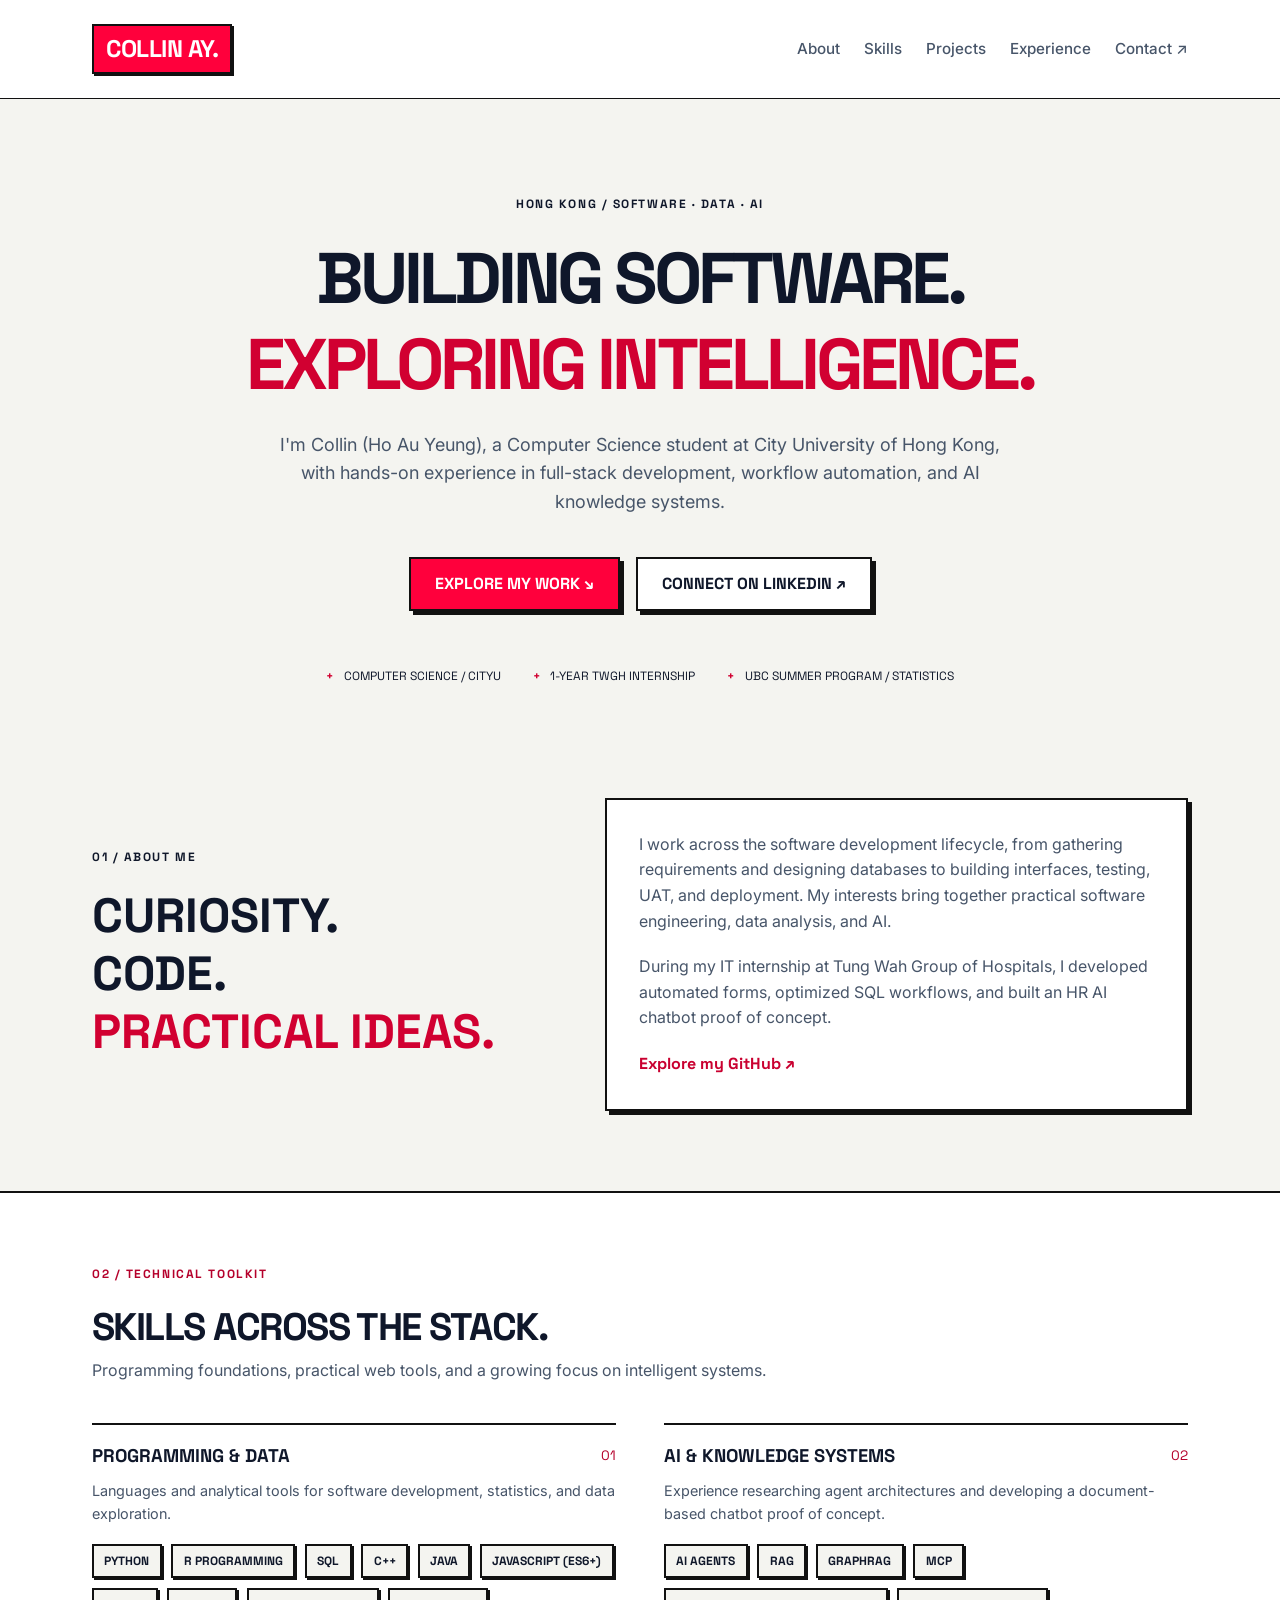
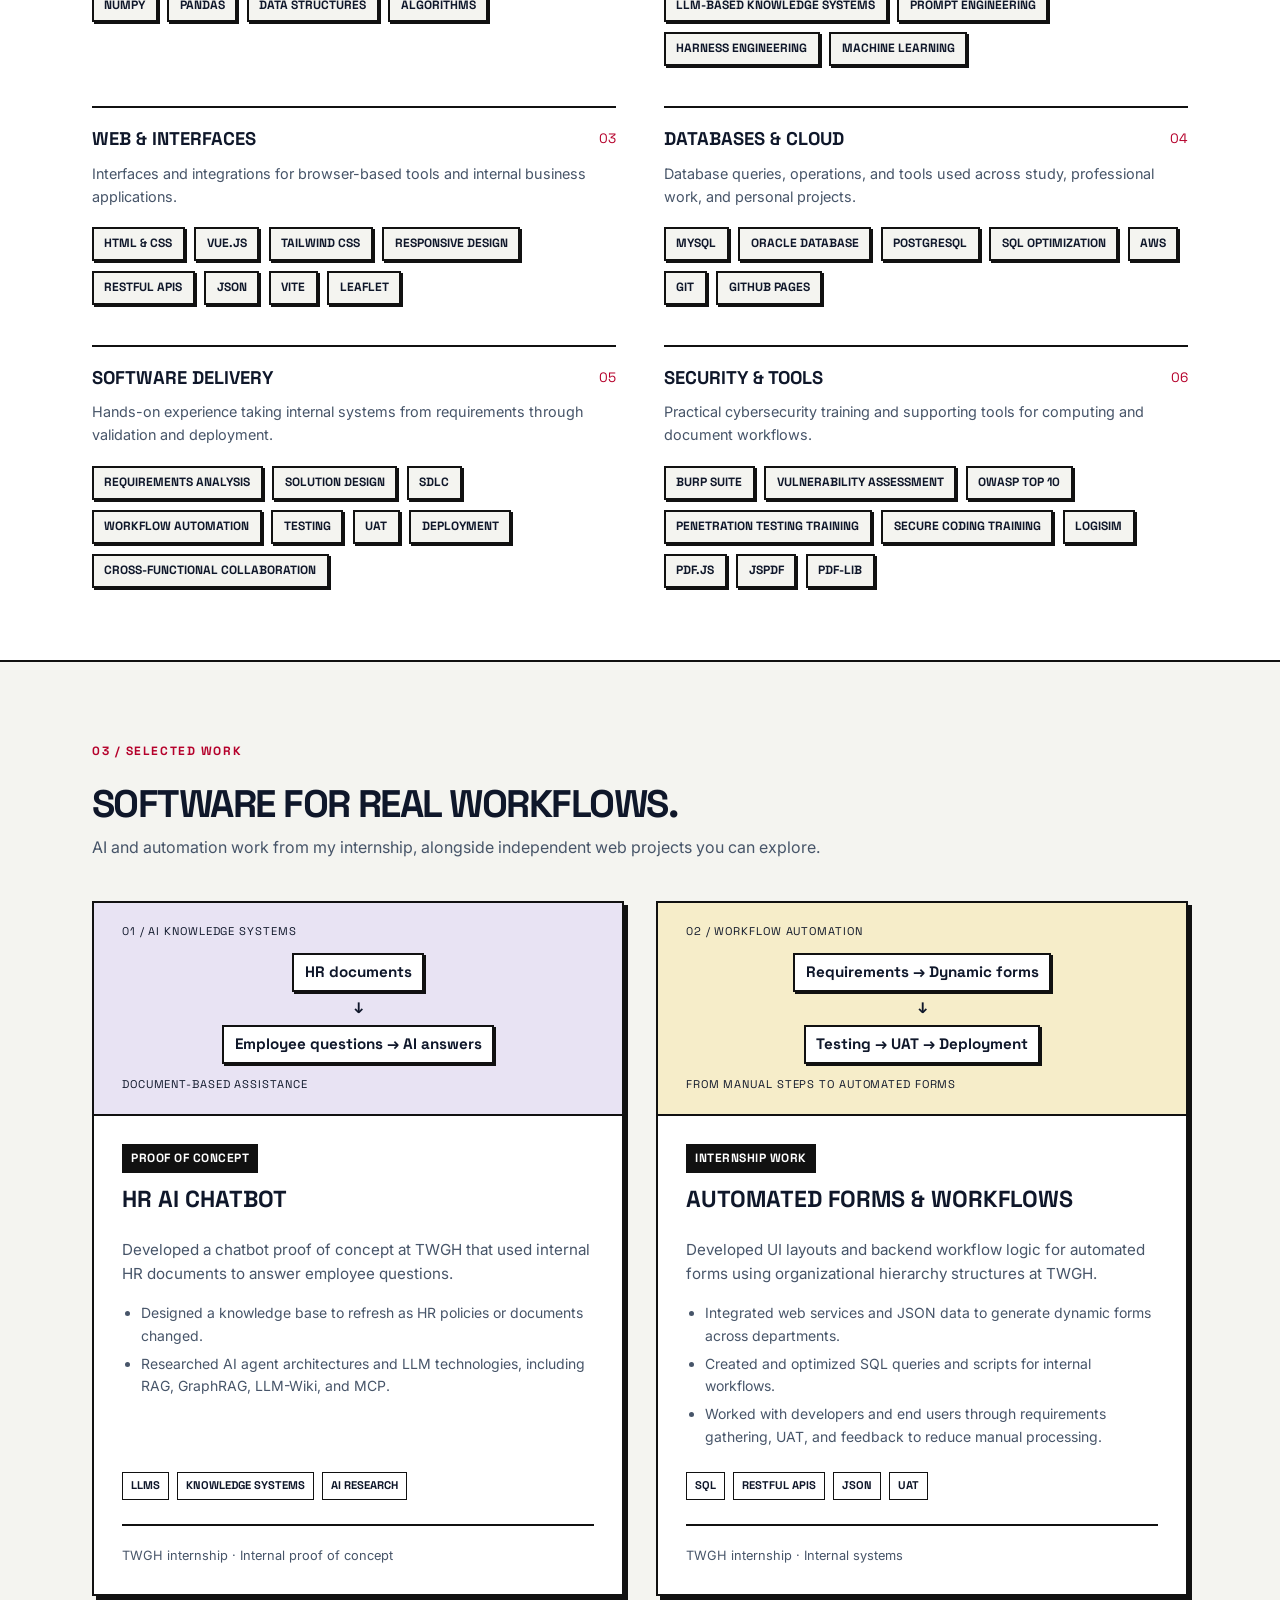
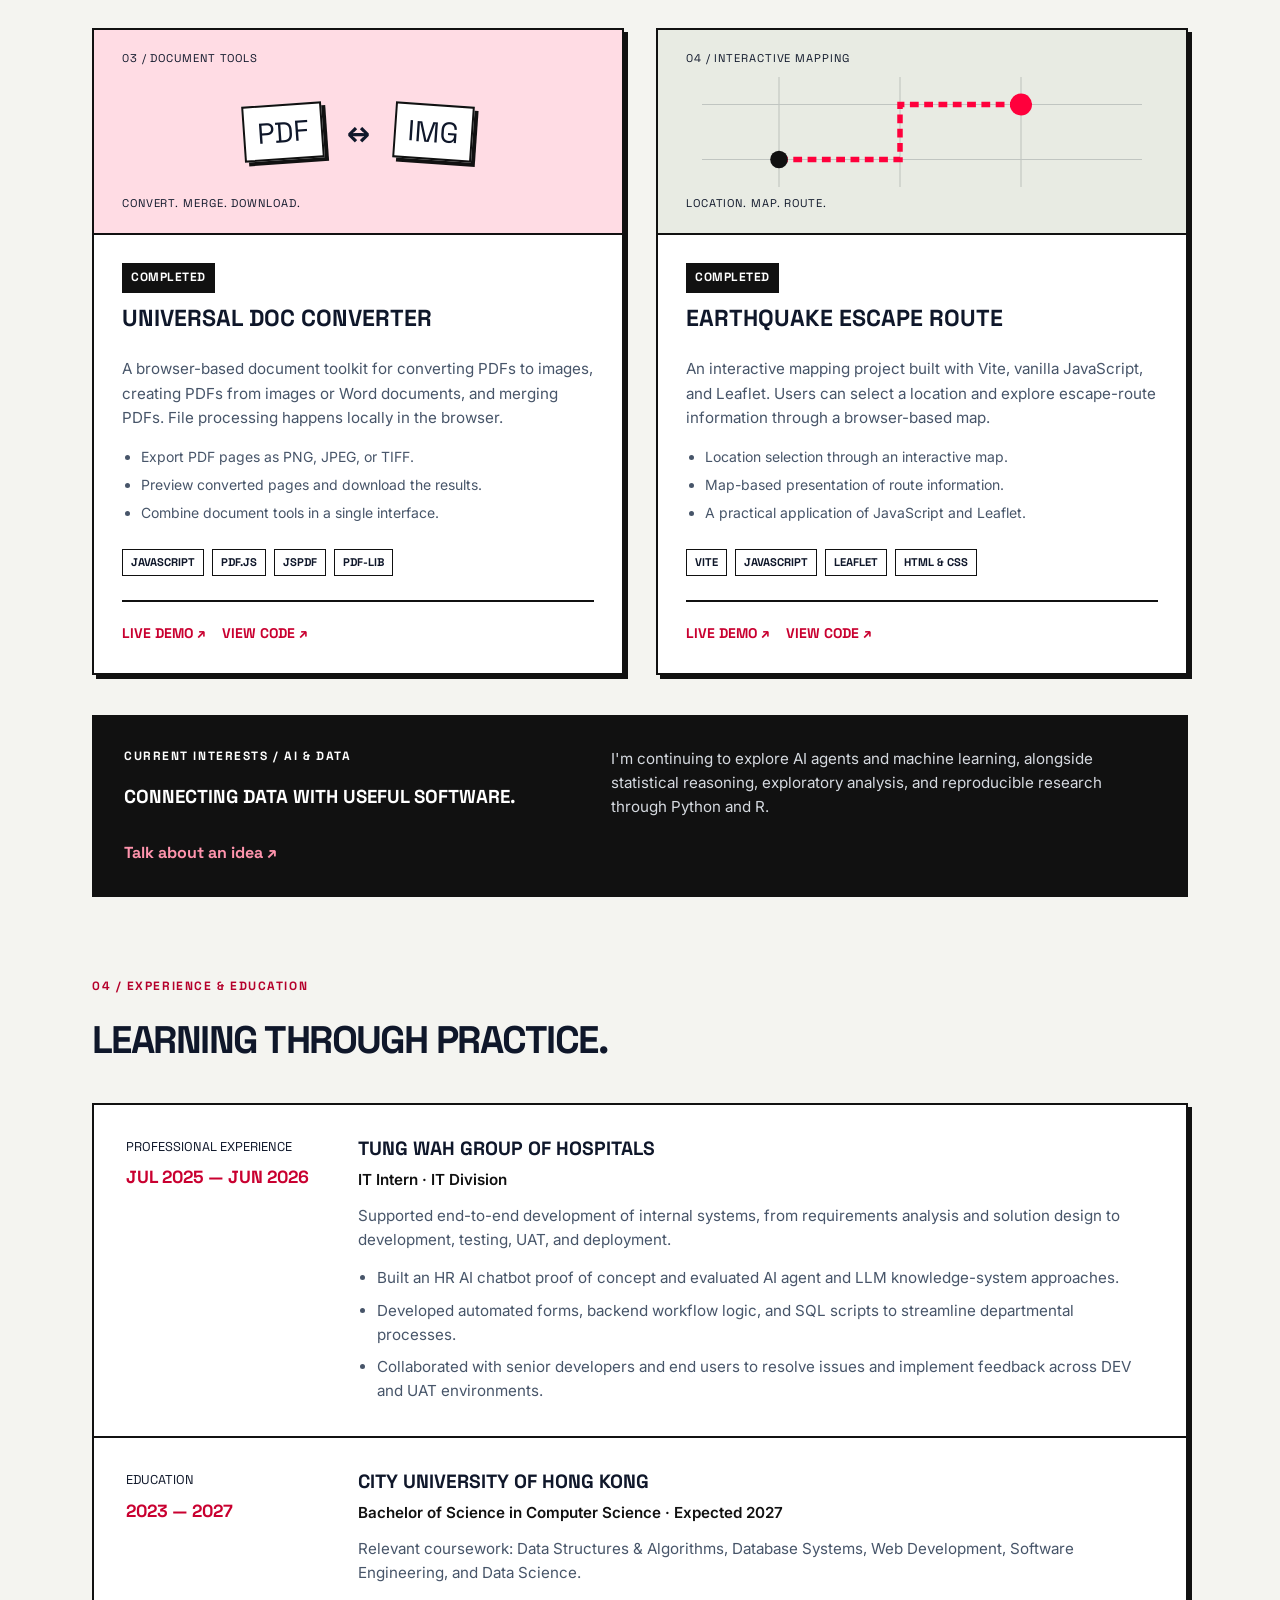
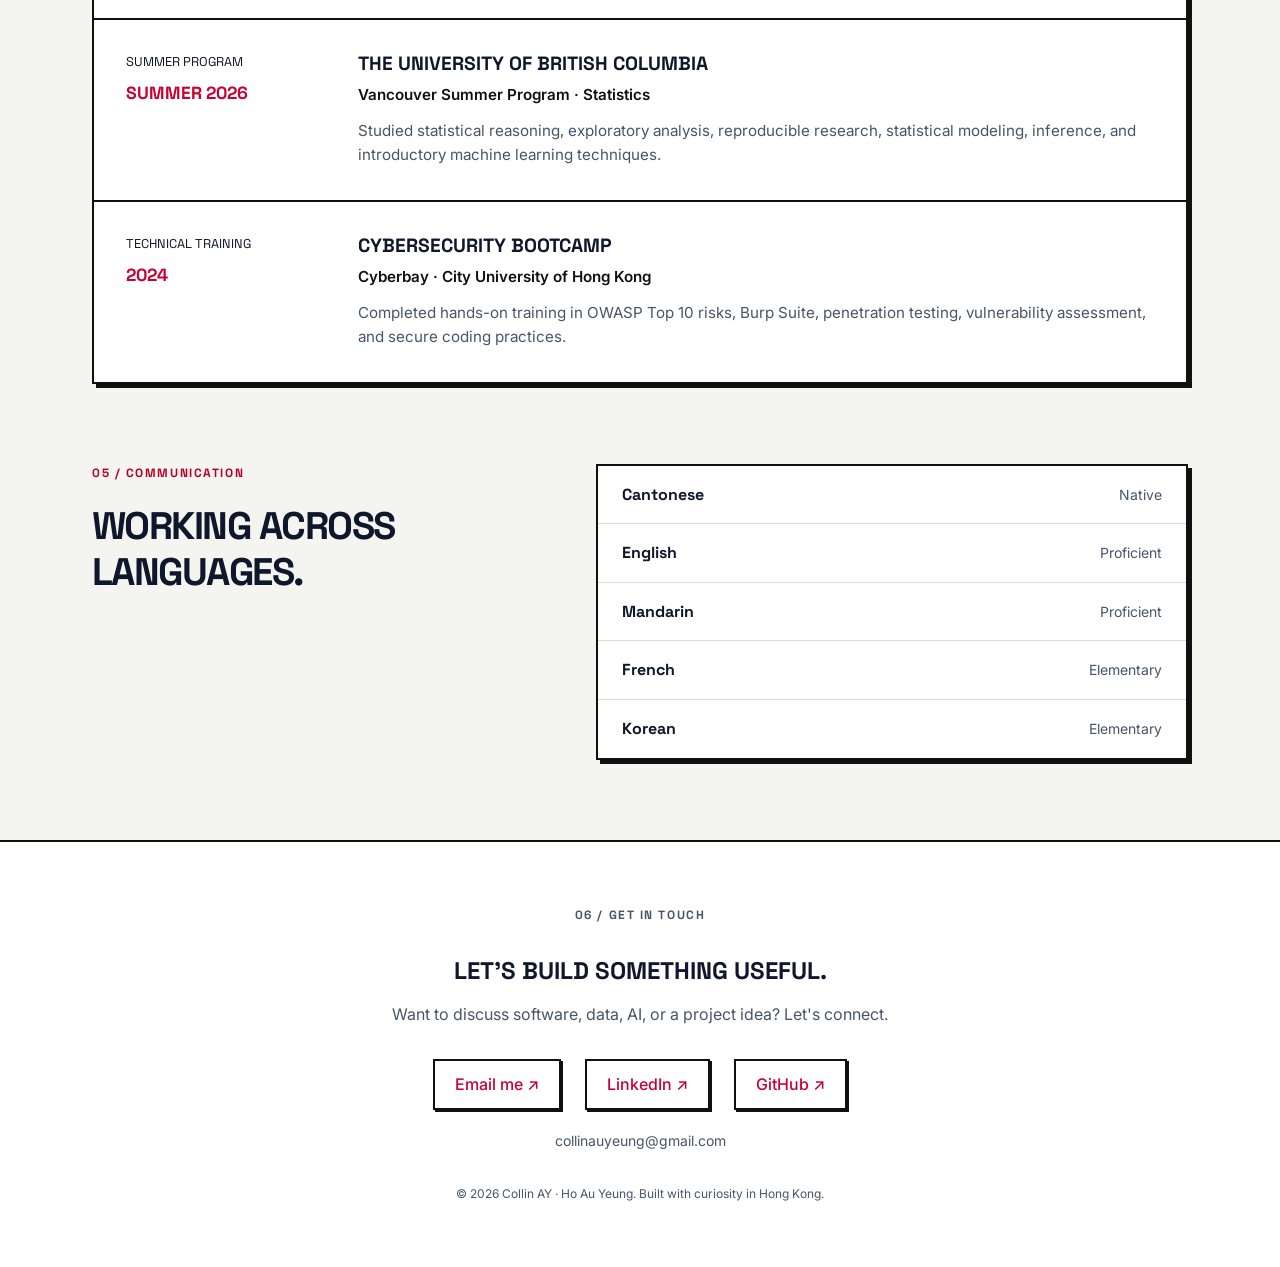
<file: index.html>
<!DOCTYPE html>
<html lang="en">
<head>
    <meta charset="UTF-8">
    <meta name="viewport" content="width=device-width, initial-scale=1.0">
    <meta name="description" content="Collin (Ho Au Yeung), a Computer Science student at City University of Hong Kong. Explore web development, an HR AI chatbot proof of concept, workflow automation, and IT experience at TWGH.">
    <meta name="theme-color" content="#ff003c">
    <title>Collin AY | Software, Data & AI</title>
    <link rel="preconnect" href="https://fonts.googleapis.com">
    <link rel="preconnect" href="https://fonts.gstatic.com" crossorigin>
    <link href="https://fonts.googleapis.com/css2?family=Inter:wght@400;500;600;700&family=Space+Grotesk:wght@500;700&display=swap" rel="stylesheet">
    <link rel="stylesheet" href="assets/css/style.css?v=26699827c563">
    <script src="assets/js/main.js?v=1518448e9d7a" defer></script>
</head>
<body>
    <a class="skip-link" href="#main">Skip to content</a>
    <nav aria-label="Main navigation">
        <div class="container nav-inner">
            <a href="#home" class="logo">Collin AY<span aria-hidden="true">.</span></a>
            <div class="nav-links">
                <a href="#about">About</a><a href="#skills">Skills</a><a href="#proposals">Projects</a><a href="#experience">Experience</a><a href="#contact">Contact ↗</a>
            </div>
        </div>
    </nav>
    <main id="main">
        <section class="hero" id="home">
            <div class="container">
                <p class="eyebrow">Hong Kong / Software · Data · AI</p>
                <h1>Building software.<br><span>Exploring intelligence.</span></h1>
                <p class="hero-intro">I'm Collin (Ho Au Yeung), a Computer Science student at City University of Hong Kong, with hands-on experience in full-stack development, workflow automation, and AI knowledge systems.</p>
                <div class="hero-actions"><a href="#proposals" class="btn">Explore my work ↘</a><a href="https://www.linkedin.com/in/ho-au-yeung-81771b28a" class="btn btn-outline" target="_blank" rel="noopener noreferrer">Connect on LinkedIn ↗</a></div>
                <div class="hero-notes"><span>Computer Science / CityU</span><span>1-year TWGH internship</span><span>UBC summer program / Statistics</span></div>
            </div>
        </section>
        <section class="about-section" id="about">
            <div class="container about-grid">
                <div><p class="eyebrow">01 / About me</p><h2>Curiosity.<br>Code.<br><span class="accent">Practical ideas.</span></h2></div>
                <div class="about-copy"><p>I work across the software development lifecycle, from gathering requirements and designing databases to building interfaces, testing, UAT, and deployment. My interests bring together practical software engineering, data analysis, and AI.</p><p>During my IT internship at Tung Wah Group of Hospitals, I developed automated forms, optimized SQL workflows, and built an HR AI chatbot proof of concept.</p><a class="text-link" href="https://github.com/Cold-ay" target="_blank" rel="noopener noreferrer">Explore my GitHub ↗</a></div>
            </div>
        </section>
        <section class="skills-section" id="skills">
            <div class="container">
                <div class="section-header"><p class="eyebrow">02 / Technical toolkit</p><h2>Skills across the stack.</h2><p>Programming foundations, practical web tools, and a growing focus on intelligent systems.</p></div>
                <div class="skills-grid">
                    <article class="skill-group"><span class="group-number">01</span><h3>Programming & data</h3><p>Languages and analytical tools for software development, statistics, and data exploration.</p><div class="skills-list"><span class="skill-tag">Python</span><span class="skill-tag">R programming</span><span class="skill-tag">SQL</span><span class="skill-tag">C++</span><span class="skill-tag">Java</span><span class="skill-tag">JavaScript (ES6+)</span><span class="skill-tag">NumPy</span><span class="skill-tag">Pandas</span><span class="skill-tag">Data structures</span><span class="skill-tag">Algorithms</span></div></article>
                    <article class="skill-group"><span class="group-number">02</span><h3>AI & knowledge systems</h3><p>Experience researching agent architectures and developing a document-based chatbot proof of concept.</p><div class="skills-list"><span class="skill-tag">AI agents</span><span class="skill-tag">RAG</span><span class="skill-tag">GraphRAG</span><span class="skill-tag">MCP</span><span class="skill-tag">LLM-based knowledge systems</span><span class="skill-tag">Prompt engineering</span><span class="skill-tag">Harness engineering</span><span class="skill-tag">Machine learning</span></div></article>
                    <article class="skill-group"><span class="group-number">03</span><h3>Web & interfaces</h3><p>Interfaces and integrations for browser-based tools and internal business applications.</p><div class="skills-list"><span class="skill-tag">HTML & CSS</span><span class="skill-tag">Vue.js</span><span class="skill-tag">Tailwind CSS</span><span class="skill-tag">Responsive design</span><span class="skill-tag">RESTful APIs</span><span class="skill-tag">JSON</span><span class="skill-tag">Vite</span><span class="skill-tag">Leaflet</span></div></article>
                    <article class="skill-group"><span class="group-number">04</span><h3>Databases & cloud</h3><p>Database queries, operations, and tools used across study, professional work, and personal projects.</p><div class="skills-list"><span class="skill-tag">MySQL</span><span class="skill-tag">Oracle Database</span><span class="skill-tag">PostgreSQL</span><span class="skill-tag">SQL optimization</span><span class="skill-tag">AWS</span><span class="skill-tag">Git</span><span class="skill-tag">GitHub Pages</span></div></article>
                    <article class="skill-group"><span class="group-number">05</span><h3>Software delivery</h3><p>Hands-on experience taking internal systems from requirements through validation and deployment.</p><div class="skills-list"><span class="skill-tag">Requirements analysis</span><span class="skill-tag">Solution design</span><span class="skill-tag">SDLC</span><span class="skill-tag">Workflow automation</span><span class="skill-tag">Testing</span><span class="skill-tag">UAT</span><span class="skill-tag">Deployment</span><span class="skill-tag">Cross-functional collaboration</span></div></article>
                    <article class="skill-group"><span class="group-number">06</span><h3>Security & tools</h3><p>Practical cybersecurity training and supporting tools for computing and document workflows.</p><div class="skills-list"><span class="skill-tag">Burp Suite</span><span class="skill-tag">Vulnerability assessment</span><span class="skill-tag">OWASP Top 10</span><span class="skill-tag">Penetration testing training</span><span class="skill-tag">Secure coding training</span><span class="skill-tag">Logisim</span><span class="skill-tag">PDF.js</span><span class="skill-tag">jsPDF</span><span class="skill-tag">pdf-lib</span></div></article>
                </div>
            </div>
        </section>
        <section class="projects" id="proposals">
            <div class="container">
                <div class="section-header"><p class="eyebrow">03 / Selected work</p><h2>Software for real workflows.</h2><p>AI and automation work from my internship, alongside independent web projects you can explore.</p></div>
                <div class="project-grid">
                    <article class="card">
                        <div class="project-visual ai-visual" aria-hidden="true"><span class="visual-label">01 / AI knowledge systems</span><div class="system-flow"><span>HR documents</span><b>↓</b><span>Employee questions → AI answers</span></div><span class="visual-caption">Document-based assistance</span></div>
                        <div class="card-body"><div class="card-header"><h3>HR AI Chatbot</h3><span class="status-badge">Proof of concept</span></div><p>Developed a chatbot proof of concept at TWGH that used internal HR documents to answer employee questions.</p><ul class="project-details"><li>Designed a knowledge base to refresh as HR policies or documents changed.</li><li>Researched AI agent architectures and LLM technologies, including RAG, GraphRAG, LLM-Wiki, and MCP.</li></ul><div class="tech-stack"><span>LLMs</span><span>Knowledge systems</span><span>AI research</span></div><div class="project-context">TWGH internship · Internal proof of concept</div></div>
                    </article>
                    <article class="card">
                        <div class="project-visual workflow-visual" aria-hidden="true"><span class="visual-label">02 / Workflow automation</span><div class="system-flow"><span>Requirements → Dynamic forms</span><b>↓</b><span>Testing → UAT → Deployment</span></div><span class="visual-caption">From manual steps to automated forms</span></div>
                        <div class="card-body"><div class="card-header"><h3>Automated Forms & Workflows</h3><span class="status-badge">Internship work</span></div><p>Developed UI layouts and backend workflow logic for automated forms using organizational hierarchy structures at TWGH.</p><ul class="project-details"><li>Integrated web services and JSON data to generate dynamic forms across departments.</li><li>Created and optimized SQL queries and scripts for internal workflows.</li><li>Worked with developers and end users through requirements gathering, UAT, and feedback to reduce manual processing.</li></ul><div class="tech-stack"><span>SQL</span><span>RESTful APIs</span><span>JSON</span><span>UAT</span></div><div class="project-context">TWGH internship · Internal systems</div></div>
                    </article>
                    <article class="card">
                        <div class="project-visual document-visual" aria-hidden="true"><span class="visual-label">03 / Document tools</span><div class="format-flow"><span>PDF</span><b>↔</b><span>IMG</span></div><span class="visual-caption">Convert. Merge. Download.</span></div>
                        <div class="card-body"><div class="card-header"><h3>Universal Doc Converter</h3><span class="status-badge">Completed</span></div><p>A browser-based document toolkit for converting PDFs to images, creating PDFs from images or Word documents, and merging PDFs. File processing happens locally in the browser.</p><ul class="project-details"><li>Export PDF pages as PNG, JPEG, or TIFF.</li><li>Preview converted pages and download the results.</li><li>Combine document tools in a single interface.</li></ul><div class="tech-stack"><span>JavaScript</span><span>PDF.js</span><span>jsPDF</span><span>pdf-lib</span></div><div class="card-footer"><a href="https://cold-ay.github.io/pdf-converter/" target="_blank" rel="noopener noreferrer">Live demo ↗</a><a href="https://github.com/Cold-ay/pdf-converter/" target="_blank" rel="noopener noreferrer">View code ↗</a></div></div>
                    </article>
                    <article class="card">
                        <div class="project-visual map-visual" aria-hidden="true"><span class="visual-label">04 / Interactive mapping</span><svg viewBox="0 0 400 100" fill="none"><path d="M0 25H400M0 75H400M70 0V100M180 0V100M290 0V100" stroke="currentColor" opacity=".18"/><path d="M70 75H180V25H290" stroke="#ff003c" stroke-width="5" stroke-dasharray="8 5"/><circle cx="70" cy="75" r="8" fill="#111"/><circle cx="290" cy="25" r="10" fill="#ff003c"/></svg><span class="visual-caption">Location. Map. Route.</span></div>
                        <div class="card-body"><div class="card-header"><h3>Earthquake Escape Route</h3><span class="status-badge">Completed</span></div><p>An interactive mapping project built with Vite, vanilla JavaScript, and Leaflet. Users can select a location and explore escape-route information through a browser-based map.</p><ul class="project-details"><li>Location selection through an interactive map.</li><li>Map-based presentation of route information.</li><li>A practical application of JavaScript and Leaflet.</li></ul><div class="tech-stack"><span>Vite</span><span>JavaScript</span><span>Leaflet</span><span>HTML & CSS</span></div><div class="card-footer"><a href="https://cold-ay.github.io/earthquake-escape-route/" target="_blank" rel="noopener noreferrer">Live demo ↗</a><a href="https://github.com/Cold-ay/earthquake-escape-route/" target="_blank" rel="noopener noreferrer">View code ↗</a></div></div>
                    </article>
                </div>
                <aside class="exploration"><div><p class="eyebrow">Current interests / AI & data</p><h3>Connecting data with useful software.</h3></div><p>I'm continuing to explore AI agents and machine learning, alongside statistical reasoning, exploratory analysis, and reproducible research through Python and R.</p><a class="text-link" href="#contact">Talk about an idea ↗</a></aside>
            </div>
        </section>
        <section class="experience-section" id="experience">
            <div class="container"><div class="section-header"><p class="eyebrow">04 / Experience & education</p><h2>Learning through practice.</h2></div><div class="timeline">
                <article class="timeline-item"><div class="timeline-meta">Professional experience<span>Jul 2025 — Jun 2026</span></div><div><h3>Tung Wah Group of Hospitals</h3><p class="role">IT Intern · IT Division</p><p>Supported end-to-end development of internal systems, from requirements analysis and solution design to development, testing, UAT, and deployment.</p><ul class="experience-details"><li>Built an HR AI chatbot proof of concept and evaluated AI agent and LLM knowledge-system approaches.</li><li>Developed automated forms, backend workflow logic, and SQL scripts to streamline departmental processes.</li><li>Collaborated with senior developers and end users to resolve issues and implement feedback across DEV and UAT environments.</li></ul></div></article>
                <article class="timeline-item"><div class="timeline-meta">Education<span>2023 — 2027</span></div><div><h3>City University of Hong Kong</h3><p class="role">Bachelor of Science in Computer Science · Expected 2027</p><p>Relevant coursework: Data Structures & Algorithms, Database Systems, Web Development, Software Engineering, and Data Science.</p></div></article>
                <article class="timeline-item"><div class="timeline-meta">Summer program<span>Summer 2026</span></div><div><h3>The University of British Columbia</h3><p class="role">Vancouver Summer Program · Statistics</p><p>Studied statistical reasoning, exploratory analysis, reproducible research, statistical modeling, inference, and introductory machine learning techniques.</p></div></article>
                <article class="timeline-item"><div class="timeline-meta">Technical training<span>2024</span></div><div><h3>Cybersecurity Bootcamp</h3><p class="role">Cyberbay · City University of Hong Kong</p><p>Completed hands-on training in OWASP Top 10 risks, Burp Suite, penetration testing, vulnerability assessment, and secure coding practices.</p></div></article>
            </div></div>
        </section>
        <section class="languages-section" aria-labelledby="languages-heading"><div class="container languages-layout"><div class="section-header"><p class="eyebrow">05 / Communication</p><h2 id="languages-heading">Working across languages.</h2></div><dl class="language-list"><div><dt>Cantonese</dt><dd>Native</dd></div><div><dt>English</dt><dd>Proficient</dd></div><div><dt>Mandarin</dt><dd>Proficient</dd></div><div><dt>French</dt><dd>Elementary</dd></div><div><dt>Korean</dt><dd>Elementary</dd></div></dl></div></section>
    </main>
    <footer id="contact"><div class="container footer-content"><p class="eyebrow">06 / Get in touch</p><h2>Let's build something useful.</h2><p>Want to discuss software, data, AI, or a project idea? Let's connect.</p><div class="social-links"><a href="mailto:collinauyeung@gmail.com">Email me ↗</a><a href="https://www.linkedin.com/in/ho-au-yeung-81771b28a" target="_blank" rel="noopener noreferrer">LinkedIn ↗</a><a href="https://github.com/Cold-ay" target="_blank" rel="noopener noreferrer">GitHub ↗</a></div><p class="contact-email">collinauyeung@gmail.com</p><p class="copyright">© <span id="year">2026</span> Collin AY · Ho Au Yeung. Built with curiosity in Hong Kong.</p></div></footer>
</body>
</html>
</file>
<file: assets/css/style.css>
/* --- CSS VARIABLES --- */
:root {
    --bg-body: #f4f4f0; /* Slightly grittier off-white */
    --bg-surface: #ffffff;
    --text-main: #0f172a; 
    --text-muted: #475569;
    --accent-primary: #ff003c; /* Cyber Red */
    --accent-hover: #d10031;
    --border-color: #111111; /* Harsh Black */
    
    --font-main: 'Inter', sans-serif;
    --font-heading: 'Space Grotesk', sans-serif;
    
    /* Brutalist / Punk Shadows */
    --shadow-sm: 2px 2px 0px #111111;
    --shadow-md: 4px 4px 0px #111111;
    --shadow-lg: 6px 6px 0px var(--accent-primary);
    
    /* Sharp edges */
    --radius: 0px; 
}

/* --- BASE RESET & SETUP --- */
* {
    margin: 0;
    padding: 0;
    box-sizing: border-box;
}

html {
    scroll-behavior: smooth;
}

body {
    background-color: var(--bg-body);
    color: var(--text-main);
    font-family: var(--font-main);
    line-height: 1.6;
    -webkit-font-smoothing: antialiased;
    background-image: radial-gradient(var(--text-muted) 0.5px, transparent 0.5px);
    background-size: 20px 20px; /* Subtle dot matrix background */
}

h1, h2, h3, h4 {
    font-family: var(--font-heading);
    font-weight: 700;
    line-height: 1.2;
    color: var(--text-main);
    text-transform: uppercase;
}

a {
    color: var(--accent-primary);
    text-decoration: none;
    transition: color 0.2s ease;
}

a:hover {
    color: var(--accent-hover);
}

.container {
    max-width: 1000px;
    margin: 0 auto;
    padding: 0 2rem;
}

/* --- BUTTONS --- */
.btn {
    display: inline-block;
    background-color: var(--accent-primary);
    color: white;
    padding: 0.75rem 1.5rem;
    border-radius: var(--radius);
    font-family: var(--font-heading);
    font-weight: 700;
    text-transform: uppercase;
    border: 2px solid var(--border-color);
    cursor: pointer;
    transition: all 0.15s ease;
    text-align: center;
    box-shadow: var(--shadow-md);
}

.btn:hover {
    background-color: var(--bg-surface);
    color: var(--accent-primary);
    transform: translate(2px, 2px);
    box-shadow: 2px 2px 0px var(--border-color);
}

.btn-outline {
    background-color: var(--bg-surface);
    color: var(--text-main);
    border: 2px solid var(--border-color);
}

.btn-outline:hover {
    background-color: var(--accent-primary);
    color: white;
}

/* --- NAVIGATION --- */
nav {
    padding: 1.5rem 0;
    display: flex;
    justify-content: space-between;
    align-items: center;
    background-color: var(--bg-surface);
    border-bottom: 1px solid var(--border-color);
    position: sticky;
    top: 0;
    z-index: 100;
}

.logo {
    font-family: var(--font-heading);
    font-size: 1.5rem;
    font-weight: 700;
    color: var(--text-main);
    letter-spacing: -0.5px;
    text-transform: uppercase;
    background-color: var(--accent-primary);
    color: white;
    padding: 0.25rem 0.75rem;
    border: 2px solid var(--border-color);
    box-shadow: 2px 2px 0px var(--border-color);
}

.nav-links {
    display: flex;
    gap: 2rem;
}

.nav-links a {
    color: var(--text-muted);
    font-weight: 500;
    font-size: 0.95rem;
}

.nav-links a:hover {
    color: var(--text-main);
}

/* --- HERO SECTION --- */
.hero {
    padding: 8rem 0 6rem;
    text-align: center;
    max-width: 800px;
    margin: 0 auto;
}

.hero h1 {
    font-size: clamp(2.5rem, 5vw, 4rem);
    margin-bottom: 1.5rem;
    letter-spacing: -1px;
}

.hero p {
    font-size: 1.125rem;
    color: var(--text-muted);
    margin-bottom: 2.5rem;
    max-width: 650px;
    margin-left: auto;
    margin-right: auto;
}

.hero-actions {
    display: flex;
    justify-content: center;
    gap: 1rem;
}

/* --- SKILLS / COMPETENCIES --- */
.skills-section {
    padding-bottom: 4rem;
    text-align: center;
}

.skills-list {
    display: flex;
    flex-wrap: wrap;
    justify-content: center;
    gap: 0.75rem;
    max-width: 800px;
    margin: 0 auto;
}

.skill-tag {
    background-color: var(--bg-surface);
    border: 2px solid var(--border-color);
    color: var(--text-main);
    padding: 0.5rem 1rem;
    border-radius: var(--radius);
    font-family: var(--font-heading);
    font-size: 0.875rem;
    font-weight: 700;
    text-transform: uppercase;
    box-shadow: var(--shadow-sm);
    transition: transform 0.2s, box-shadow 0.2s;
}

.skill-tag:hover {
    transform: translate(-2px, -2px);
    box-shadow: var(--shadow-md);
    color: var(--accent-primary);
}

/* --- PROJECTS SECTION --- */
.projects {
    padding: 4rem 0 8rem;
}

.section-header {
    margin-bottom: 3rem;
    text-align: center;
}

.section-header h2 {
    font-size: 2rem;
    margin-bottom: 0.5rem;
}

.section-header p {
    color: var(--text-muted);
}

.project-grid {
    display: grid;
    grid-template-columns: repeat(auto-fill, minmax(350px, 1fr));
    gap: 2rem;
}

.card {
    background: var(--bg-surface);
    border: 2px solid var(--border-color);
    border-radius: var(--radius);
    padding: 2rem;
    display: flex;
    flex-direction: column;
    box-shadow: var(--shadow-md);
    transition: transform 0.2s ease, box-shadow 0.2s ease;
}

.card:hover {
    transform: translate(-4px, -4px);
    box-shadow: var(--shadow-lg);
    border-color: var(--border-color);
}

.card-header {
    display: flex;
    justify-content: space-between;
    align-items: flex-start;
    margin-bottom: 1rem;
}

.status-badge {
    font-family: var(--font-heading);
    font-size: 0.75rem;
    font-weight: 700;
    padding: 0.25rem 0.5rem;
    border-radius: var(--radius);
    background-color: var(--border-color);
    color: white;
    text-transform: uppercase;
    letter-spacing: 0.5px;
    border: 1px solid var(--border-color);
}

.status-badge.proposed {
    background-color: var(--accent-primary);
    color: white;
}

.card h3 {
    font-size: 1.25rem;
    margin-bottom: 0.5rem;
}

.card p {
    color: var(--text-muted);
    font-size: 0.95rem;
    margin-bottom: 1.5rem;
    flex-grow: 1;
}

.tech-stack {
    display: flex;
    flex-wrap: wrap;
    gap: 0.5rem;
    margin-bottom: 1.5rem;
}

.tech-stack span {
    font-family: var(--font-heading);
    font-size: 0.7rem;
    font-weight: 700;
    text-transform: uppercase;
    color: var(--text-main);
    background: transparent;
    padding: 0.25rem 0.5rem;
    border-radius: var(--radius);
    border: 1px solid var(--border-color);
}

.card-footer {
    border-top: 2px solid var(--border-color);
    padding-top: 1.25rem;
    display: flex;
    gap: 1rem;
}

.card-footer a {
    font-family: var(--font-heading);
    font-size: 0.875rem;
    font-weight: 700;
    text-transform: uppercase;
    display: flex;
    align-items: center;
    gap: 0.25rem;
    position: relative;
}

.card-footer a::after {
    content: '';
    position: absolute;
    width: 100%;
    height: 2px;
    bottom: -2px;
    left: 0;
    background-color: var(--accent-primary);
    transform: scaleX(0);
    transform-origin: right;
    transition: transform 0.2s ease;
}

.card-footer a:hover::after {
    transform: scaleX(1);
    transform-origin: left;
}

/* --- FOOTER / CONTACT --- */
footer {
    background-color: var(--bg-surface);
    border-top: 2px solid var(--border-color);
    padding: 4rem 0;
    text-align: center;
}

.footer-content h2 {
    margin-bottom: 1rem;
}

.footer-content p {
    color: var(--text-muted);
    margin-bottom: 2rem;
}

.social-links {
    display: flex;
    justify-content: center;
    gap: 1.5rem;
    margin-bottom: 3rem;
}

.social-links a {
    font-weight: 500;
    display: flex;
    align-items: center;
    gap: 0.5rem; /* This creates the space between the icon and text */
    position: relative;
}

.social-links a svg {
    width: 20px;
    height: 20px;
}

.social-links a::after {
    content: '';
    position: absolute;
    width: 100%;
    height: 2px;
    bottom: -4px;
    left: 0;
    background-color: var(--accent-primary);
    transform: scaleX(0);
    transform-origin: right;
    transition: transform 0.2s ease;
}

.social-links a:hover::after {
    transform: scaleX(1);
    transform-origin: left;
}

.copyright {
    color: var(--text-muted);
    font-size: 0.875rem;
}

/* --- RESPONSIVE --- */
@media (max-width: 768px) {
    .nav-links { display: none; }
    .hero { padding: 5rem 0 3rem; }
    .hero h1 { font-size: 2.25rem; }
    .project-grid { grid-template-columns: 1fr; }
    .hero-actions { flex-direction: column; }
    .btn { width: 100%; }
}
/* Expanded portfolio: preserve the original palette, type, and hard shadows. */
section, footer { scroll-margin-top: 115px; }
:focus-visible { outline: 3px solid var(--accent-primary); outline-offset: 5px; }
.skip-link { position: fixed; top: -100px; left: 1rem; padding: .75rem 1rem; background: white; border: 2px solid #111; z-index: 200; }
.skip-link:focus { top: 1rem; }
.container { max-width: 1160px; }
.nav-inner { display: flex; justify-content: space-between; align-items: center; width: 100%; gap: 1.5rem; }
.nav-links { align-items: center; gap: 1.5rem; }
.eyebrow, .hero p.eyebrow { font-family: var(--font-heading); text-transform: uppercase; font-size: .75rem; font-weight: 700; letter-spacing: .13em; color: var(--text-main); margin-bottom: 1.25rem; }
.hero { max-width: none; padding: 6rem 0 3rem; }
.hero h1 { font-size: clamp(2.5rem, 5.6vw, 4.5rem); letter-spacing: -.055em; }
.hero h1 span, .accent { color: #d10031; }
.hero .hero-intro { max-width: 740px; }
.hero-notes { display: flex; flex-wrap: wrap; justify-content: center; gap: 1rem 2rem; margin-top: 3.5rem; font-family: var(--font-heading); font-size: .75rem; text-transform: uppercase; }
.hero-notes span::before { content: '+'; color: #d10031; margin-right: .65rem; font-weight: 700; }
.about-section { padding: 4rem 0 5rem; }
.about-grid { display: grid; grid-template-columns: 1fr 1.3fr; gap: 4rem; align-items: center; }
.about-grid h2 { font-size: clamp(2rem, 4vw, 3rem); }
.about-copy { background: white; padding: 2rem; border: 2px solid #111; box-shadow: var(--shadow-md); }
.about-copy p { margin-bottom: 1.25rem; color: var(--text-muted); }
.text-link { font-family: var(--font-heading); font-weight: 700; color: #c90030; }
.skills-section { padding: 4.5rem 0; background: #fff; border-block: 2px solid #111; text-align: left; }
.section-header { text-align: left; margin-bottom: 2.5rem; }
.section-header h2 { font-size: clamp(1.75rem, 3vw, 2.5rem); letter-spacing: -.04em; }
.section-header .eyebrow { color: #b5002b; }
.skills-grid { display: grid; grid-template-columns: repeat(2, 1fr); gap: 2.5rem 3rem; }
.skill-group { border-top: 2px solid #111; padding-top: 1.25rem; }
.group-number { float: right; font-family: var(--font-heading); color: #b5002b; font-size: .85rem; }
.skill-group h3 { font-size: 1.15rem; margin: 0 2rem .7rem 0; }
.skill-group p { color: var(--text-muted); font-size: .9rem; margin-bottom: 1.2rem; }
.skills-list { justify-content: flex-start; gap: .6rem; }
.skill-tag { padding: .35rem .65rem; font-size: .75rem; background: var(--bg-body); }
.projects { padding: 5rem 0; }
.card { padding: 0; overflow: hidden; }
.card-body { padding: 1.75rem; flex: 1; display: flex; flex-direction: column; }
.card-header { gap: .8rem; flex-direction: column-reverse; }
.card-header h3 { font-size: 1.45rem; }
.card p { margin-bottom: 1rem; flex-grow: 0; }
.project-details { padding-left: 1.2rem; font-size: .875rem; color: var(--text-muted); margin-bottom: 1.5rem; }
.project-details li + li { margin-top: .35rem; }
.card .tech-stack { margin-top: auto; }
.card-footer a { color: #c90030; }
.project-visual { min-height: 205px; padding: 1.25rem 1.75rem; border-bottom: 2px solid #111; display: flex; flex-direction: column; justify-content: space-between; }
.visual-label, .visual-caption { font-family: var(--font-heading); text-transform: uppercase; font-size: .7rem; letter-spacing: .08em; }
.document-visual { background: #ffdce4; }
.format-flow { display: flex; justify-content: center; align-items: center; gap: 1.5rem; padding: 1rem 0; font-family: var(--font-heading); font-size: 1.8rem; }
.format-flow span { background: white; border: 2px solid #111; box-shadow: 4px 4px #111; padding: .2rem .75rem; transform: rotate(-4deg); }
.format-flow span:last-child { transform: rotate(4deg); }
.map-visual { background: #e8ebe3; }
.map-visual svg { width: 100%; height: 110px; }
.exploration { margin-top: 2.5rem; padding: 2rem; background: #111; color: white; display: grid; grid-template-columns: 1fr 1.2fr; gap: 1.25rem 2rem; }
.exploration h3, .exploration .eyebrow { color: white; }
.exploration p:not(.eyebrow) { color: #d5d9df; font-size: .95rem; }
.exploration .text-link { color: #ff94ad; }
.experience-section { padding: 0 0 5rem; }
.timeline { border: 2px solid #111; background: #fff; box-shadow: var(--shadow-md); }
.timeline-item { padding: 2rem; display: grid; grid-template-columns: 200px 1fr; gap: 2rem; }
.timeline-item + .timeline-item { border-top: 2px solid #111; }
.timeline-meta { font-family: var(--font-heading); font-size: .8rem; text-transform: uppercase; }
.timeline-meta span { display: block; font-size: 1.1rem; margin-top: .4rem; color: #c90030; font-weight: 700; }
.timeline-item h3 { font-size: 1.2rem; }
.timeline-item p { color: var(--text-muted); font-size: .95rem; }
.timeline-item .role { color: #111; font-weight: 600; margin: .5rem 0 .75rem; }
.social-links { flex-wrap: wrap; margin-bottom: 1.25rem; }
.social-links a { color: #c90030; border: 2px solid #111; padding: .65rem 1.25rem; box-shadow: var(--shadow-sm); }
.footer-content .contact-email { font-size: .875rem; overflow-wrap: anywhere; }
.footer-content .copyright { margin-bottom: 0; font-size: .75rem; }
@media (max-width: 768px) {
    nav { padding: 1rem 0; }
    .container { padding-inline: 1.25rem; }
    .nav-inner { flex-direction: column; gap: 1rem; }
    .nav-links { display: flex; flex-wrap: wrap; justify-content: center; gap: .5rem 1rem; }
    .nav-links a { font-size: .8rem; }
    section, footer { scroll-margin-top: 155px; }
    .hero { padding-top: 3.5rem; }
    .hero h1 { font-size: clamp(2.1rem, 7.5vw, 3.5rem); }
    .hero p { font-size: 1rem; }
    .hero-notes { gap: .6rem 1rem; margin-top: 2rem; }
    .about-grid, .skills-grid, .exploration { grid-template-columns: 1fr; gap: 2rem; }
    .about-section, .skills-section, .projects { padding-block: 3rem; }
    .about-copy, .card-body, .exploration, .timeline-item { padding: 1.5rem; }
    .timeline-item { grid-template-columns: 1fr; gap: 1rem; }
    .timeline-meta span { display: inline; margin-left: 1rem; }
    .social-links { gap: 1rem; }
}
@media (prefers-reduced-motion: reduce) {
    html { scroll-behavior: auto; }
    *, *::before, *::after { transition: none !important; }
}

/* CV-backed project summaries, experience, and language proficiency. */
.ai-visual { background: #e8e3f3; }
.workflow-visual { background: #f6edc9; }
.system-flow { display: flex; flex-direction: column; align-items: center; gap: .25rem; padding: .75rem 0; font-family: var(--font-heading); font-size: .95rem; font-weight: 700; text-align: center; }
.system-flow span { padding: .35rem .65rem; background: white; border: 2px solid #111; box-shadow: var(--shadow-sm); }
.project-context { border-top: 2px solid #111; padding-top: 1.25rem; font-size: .8rem; color: var(--text-muted); }
.experience-details { padding-left: 1.2rem; margin-top: .85rem; color: var(--text-muted); font-size: .95rem; }
.experience-details li + li { margin-top: .5rem; }
.languages-section { padding-bottom: 5rem; }
.languages-layout { display: grid; grid-template-columns: 1fr 1.3fr; gap: 3rem; align-items: start; }
.languages-layout .section-header { margin-bottom: 0; }
.language-list { border: 2px solid #111; background: white; box-shadow: var(--shadow-md); }
.language-list > div { display: flex; justify-content: space-between; align-items: baseline; gap: 1rem; padding: 1rem 1.5rem; }
.language-list > div + div { border-top: 1px solid #d9dce1; }
.language-list dt { font-family: var(--font-heading); font-weight: 700; font-size: 1rem; }
.language-list dd { color: var(--text-muted); font-size: .875rem; text-align: right; }
@media (max-width: 768px) {
    .languages-layout { grid-template-columns: 1fr; gap: 1.5rem; }
    .language-list > div { padding: 1rem 1.25rem; }
    .timeline-meta span { display: block; margin-left: 0; }
    .languages-section { padding-bottom: 3rem; }
}
</file>
